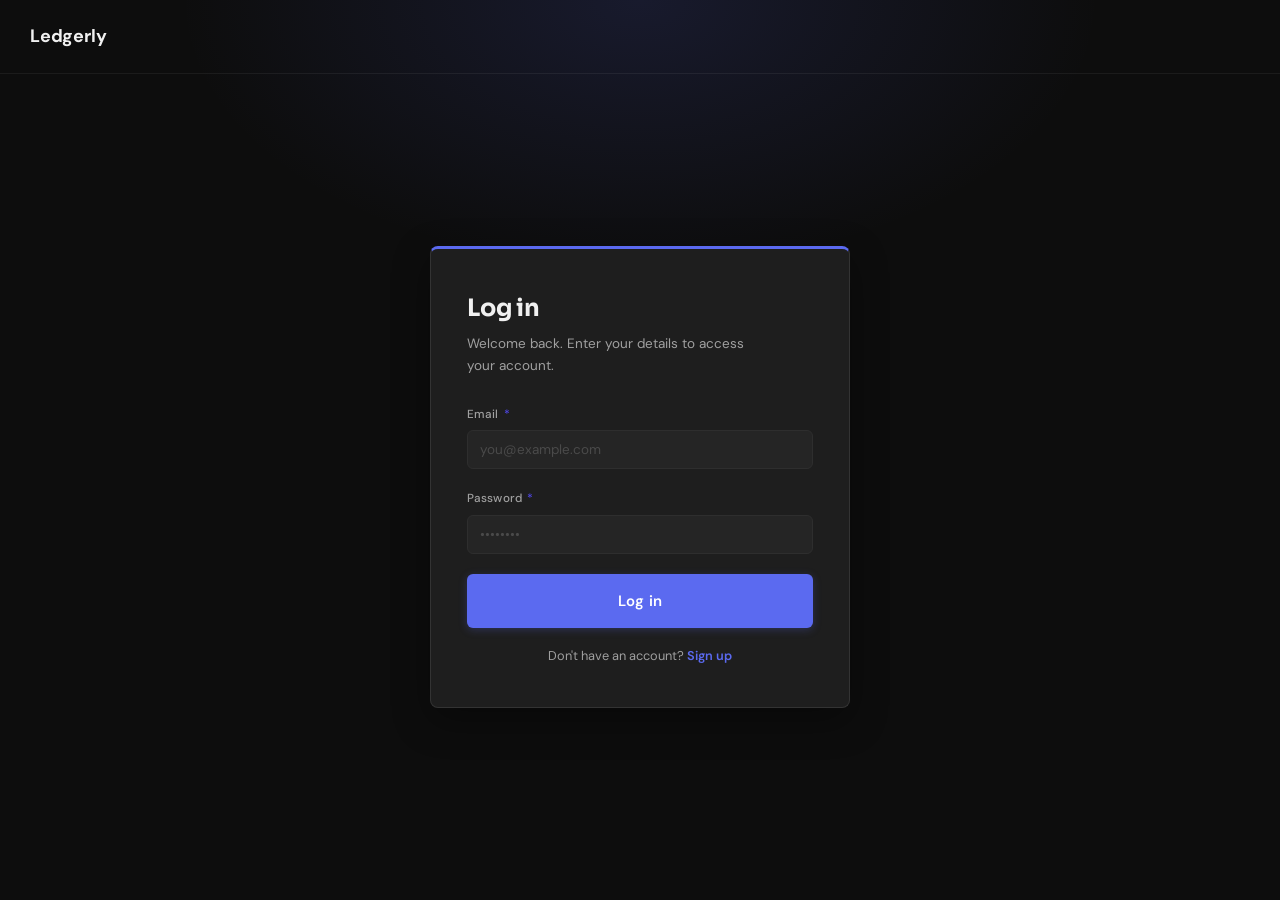
<file: templates/login.html>
<!DOCTYPE html>
<html lang="en">
<head>
  <meta charset="UTF-8" />
  <meta name="viewport" content="width=device-width, initial-scale=1.0" />
  <title>Ledgerly — Log in</title>
  <link rel="icon" type="image/svg+xml" href="/static/favicon.svg" />
  <link rel="alternate icon" href="/static/favicon.ico" />
  <link rel="stylesheet" href="/static/style.css" />
  <link rel="preconnect" href="https://fonts.googleapis.com" />
  <link rel="preconnect" href="https://fonts.gstatic.com" crossorigin />
  <link href="https://fonts.googleapis.com/css2?family=Sora:wght@400;600;700;800&display=swap" rel="stylesheet" />
  <style>
    body {
      background:
        radial-gradient(ellipse 60% 50% at 50% 0%, rgba(91, 106, 240, 0.14) 0%, transparent 60%),
        var(--bg);
    }

    .topbar {
      background: transparent;
      border-bottom-color: rgba(255, 255, 255, 0.06);
    }

    .auth-card {
      border-top: 3px solid var(--accent);
      padding: 40px 36px;
      box-shadow: 0 12px 36px rgba(0, 0, 0, 0.35);
    }

    .auth-card .card-title {
      font-family: 'Sora', var(--font);
      font-size: 1.6rem;
      font-weight: 700;
      letter-spacing: -0.01em;
      text-transform: none;
      color: var(--text);
    }

    .auth-card .card-title::before {
      display: none;
    }

    .auth-subtitle {
      margin-top: 6px;
      font-size: 0.9rem;
      color: var(--text-mid);
      line-height: 1.6;
      max-width: 34ch;
    }

    .auth-form {
      gap: 20px;
      margin-top: 28px;
    }

    .auth-form input:focus {
      box-shadow: 0 0 0 3px rgba(var(--accent-rgb), 0.12);
    }

    @media (max-width: 480px) {
      .auth-card { padding: 28px 22px; }
      .auth-card .card-title { font-size: 1.35rem; }
    }
  </style>
</head>
<body>

<header class="topbar">
  <a class="brand-wordmark" href="/">Ledgerly</a>
</header>

<main class="auth-shell">
  <section class="card auth-card">
    <div class="card-header">
      <h2 class="card-title">Log in</h2>
    </div>
    <p class="auth-subtitle">Welcome back. Enter your details to access your account.</p>

    <div id="auth-error" class="auth-error" style="display:none;"></div>

    <form id="login-form" class="auth-form">
      <div class="field">
        <label for="email">Email <span class="required">*</span></label>
        <input type="email" id="email" name="email" required placeholder="you@example.com" />
      </div>
      <div class="field">
        <label for="password">Password <span class="required">*</span></label>
        <input type="password" id="password" name="password" required placeholder="••••••••" />
      </div>

      <button class="btn-generate" type="submit" id="btn-login">
        <div class="spinner"></div>
        <span class="btn-label">Log in</span>
      </button>
    </form>

    <p class="auth-switch">Don't have an account? <a href="/register">Sign up</a></p>
  </section>
</main>

<script src="/static/auth.js"></script>
</body>
</html>
</file>
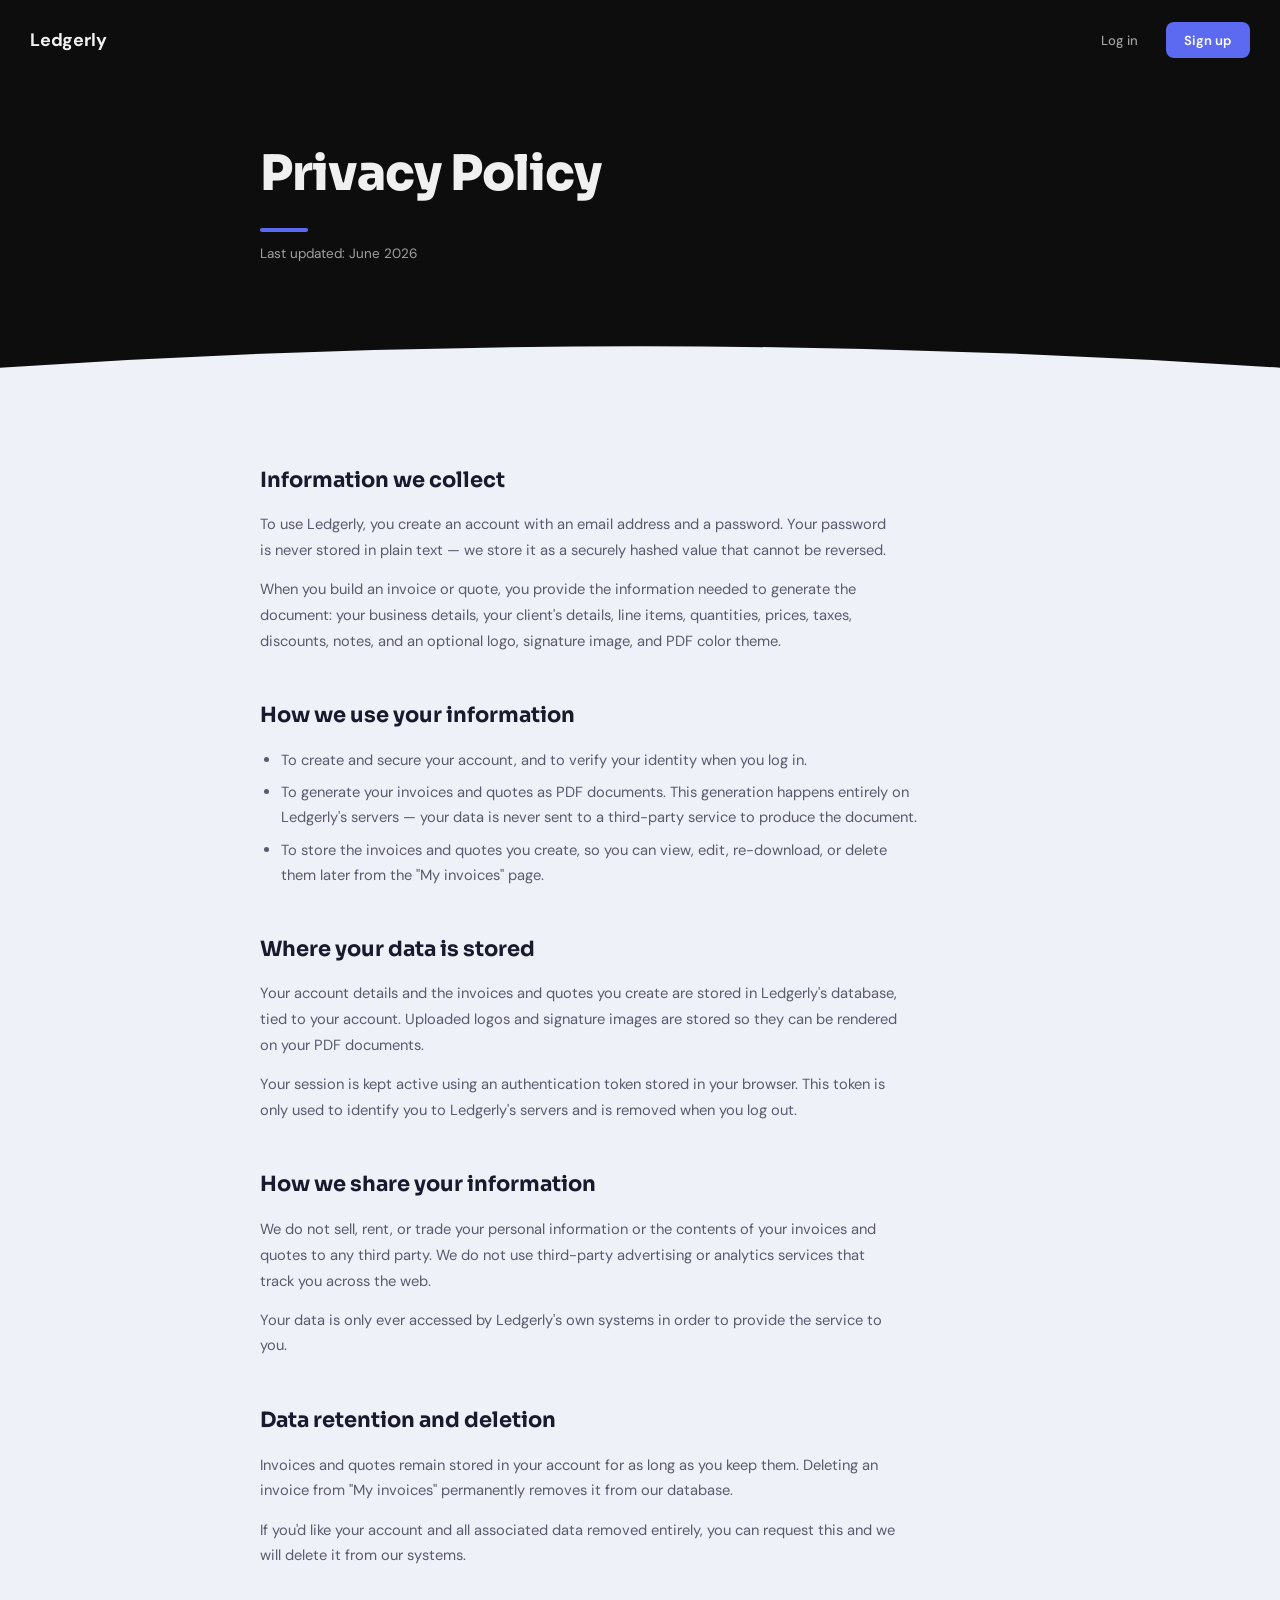
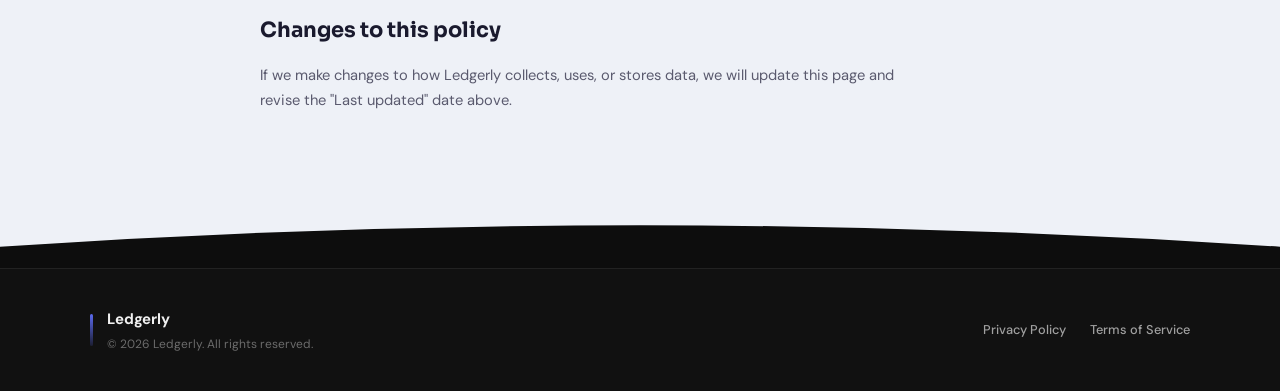
<file: templates/privacy.html>
<!DOCTYPE html>
<html lang="en">
<head>
  <meta charset="UTF-8" />
  <meta name="viewport" content="width=device-width, initial-scale=1.0" />
  <meta name="description" content="Ledgerly Privacy Policy — how we collect, use and protect your data." />
  <title>Ledgerly — Privacy Policy</title>
  <link rel="icon" type="image/svg+xml" href="/static/favicon.svg" />
  <link rel="alternate icon" href="/static/favicon.ico" />
  <link rel="stylesheet" href="/static/style.css" />
  <link rel="preconnect" href="https://fonts.googleapis.com" />
  <link rel="preconnect" href="https://fonts.gstatic.com" crossorigin />
  <link href="https://fonts.googleapis.com/css2?family=Sora:wght@400;600;700;800&display=swap" rel="stylesheet" />
  <style>
    /* ── Landing nav ─────────────────────────── */
    .nav-cta {
      display: inline-flex;
      align-items: center;
      gap: 6px;
      padding: 0.5rem 1.25rem;
      background: var(--accent);
      border: none;
      border-radius: 8px;
      color: #ffffff;
      font-family: var(--font);
      font-size: 0.875rem;
      font-weight: 600;
      letter-spacing: 0.01em;
      text-decoration: none;
      cursor: pointer;
      transition: background-color 0.15s ease;
    }

    .nav-cta:hover {
      background: var(--accent-hover);
    }

    /* ── Header: transparent over hero, solid on scroll ── */
    .landing-header {
      position: fixed;
      top: 0;
      left: 0;
      right: 0;
      width: 100%;
      margin-bottom: 0;
      background: transparent;
      border-bottom: 1px solid transparent;
      box-shadow: none;
      backdrop-filter: none;
      transition: background-color 0.3s ease, border-color 0.3s ease, box-shadow 0.3s ease, backdrop-filter 0.3s ease;
      z-index: 200;
    }

    .landing-header.scrolled {
      background-color: rgba(13, 13, 13, 0.85);
      border-bottom-color: #222222;
      box-shadow: 0 1px 3px rgba(0, 0, 0, 0.4);
      backdrop-filter: blur(10px);
    }

    .landing-header .topbar-actions {
      gap: 28px;
    }

    /* ── Scroll reveal ───────────────────────── */
    .reveal {
      opacity: 0;
      transform: translateY(24px);
      transition: opacity 0.6s ease, transform 0.6s ease;
    }

    .reveal.visible {
      opacity: 1;
      transform: translateY(0);
    }

    /* ── Section helpers ─────────────────────── */
    .section-light {
      background: #eef1f7;
      color: #1a1a2e;
    }

    .section-dark {
      background: var(--bg);
      color: var(--text);
    }

    /* ── Curve seam transitions ──────────────── */
    .curve-seam {
      width: 100%;
      line-height: 0;
    }

    .curve-seam svg {
      display: block;
      width: 100%;
      height: clamp(32px, 6vw, 64px);
    }

    .curve-seam-to-light {
      background: #0d0d0d;
    }

    .curve-seam-to-light svg path {
      fill: #eef1f7;
    }

    .curve-seam-to-dark {
      background: #eef1f7;
    }

    .curve-seam-to-dark svg path {
      fill: #0d0d0d;
    }

    /* ── Legal hero ───────────────────────────── */
    .legal-hero {
      padding: 9rem 2rem 4rem;
    }

    .legal-hero-inner {
      max-width: 760px;
      margin: 0 auto;
    }

    .legal-title {
      font-family: 'Sora', var(--font);
      font-size: clamp(2.25rem, 5vw, 3.25rem);
      font-weight: 800;
      letter-spacing: -0.02em;
      margin-bottom: 0.75rem;
      position: relative;
      padding-bottom: 1.25rem;
    }

    .legal-title::after {
      content: '';
      position: absolute;
      left: 0;
      bottom: 0;
      width: 48px;
      height: 4px;
      border-radius: 2px;
      background: var(--accent);
    }

    .legal-updated {
      font-size: 0.9rem;
      color: var(--text-mid);
    }

    /* ── Legal content ────────────────────────── */
    .legal-content {
      padding: 5rem 2rem 6rem;
    }

    .legal-content-inner {
      max-width: 760px;
      margin: 0 auto;
      display: flex;
      flex-direction: column;
      gap: 3rem;
    }

    .legal-block h2 {
      font-family: 'Sora', var(--font);
      font-size: 1.4rem;
      font-weight: 700;
      margin-bottom: 1rem;
      color: #1a1a2e;
    }

    .legal-block p {
      font-size: 0.98rem;
      line-height: 1.75;
      color: #5a5a6e;
      max-width: 64ch;
    }

    .legal-block p + p {
      margin-top: 0.9rem;
    }

    .legal-block ul {
      margin-top: 0.9rem;
      padding-left: 1.4rem;
      display: flex;
      flex-direction: column;
      gap: 0.5rem;
    }

    .legal-block li {
      font-size: 0.98rem;
      line-height: 1.7;
      color: #5a5a6e;
      max-width: 64ch;
    }

    /* ── Footer ──────────────────────────────── */
    .landing-footer {
      background: var(--bg-elevated);
      border-top: 1px solid #222222;
      padding: 2.5rem 2rem;
    }

    .landing-footer-inner {
      max-width: 1100px;
      margin: 0 auto;
      display: flex;
      align-items: center;
      justify-content: space-between;
      flex-wrap: wrap;
      gap: 24px;
    }

    .footer-brand {
      display: flex;
      align-items: center;
      gap: 14px;
    }

    .footer-accent-bar {
      display: block;
      width: 3px;
      height: 32px;
      flex-shrink: 0;
      border-radius: 2px;
      background: linear-gradient(180deg, var(--accent), rgba(var(--accent-rgb), 0.15));
    }

    .footer-brand-text {
      display: flex;
      flex-direction: column;
      gap: 4px;
    }

    .landing-footer .brand-wordmark {
      font-size: 1rem;
    }

    .footer-year {
      font-size: 0.8rem;
      color: var(--text-dim);
    }

    .footer-links {
      display: flex;
      gap: 24px;
    }

    .footer-links a {
      font-size: 0.85rem;
      font-weight: 500;
      color: var(--text-mid);
      text-decoration: none;
      transition: color 0.15s ease;
    }

    .footer-links a:hover {
      color: var(--text);
    }

    /* ── Responsive ──────────────────────────── */
    @media (max-width: 768px) {
      .legal-hero { padding: 7rem 1.5rem 3rem; }
      .legal-content { padding: 3.5rem 1.5rem 4rem; }
    }

    @media (max-width: 480px) {
      .landing-header { padding: 16px 1.25rem; }
      .landing-header .topbar-actions { gap: 16px; }
      .landing-footer-inner { flex-direction: column; align-items: flex-start; }
      .footer-links { gap: 18px; }
    }
  </style>
</head>
<body>

  <!-- ── Nav ──────────────────────────────────── -->
  <header class="topbar landing-header">
    <a class="brand-wordmark" href="/">Ledgerly</a>
    <nav class="topbar-actions">
      <a class="nav-link" href="/login">Log in</a>
      <a class="nav-cta" href="/register">Sign up</a>
    </nav>
  </header>

  <main>

    <!-- ── Title ────────────────────────────── -->
    <section class="legal-hero section-dark">
      <div class="legal-hero-inner">
        <h1 class="legal-title">Privacy Policy</h1>
        <p class="legal-updated">Last updated: June 2026</p>
      </div>
    </section>

    <div class="curve-seam curve-seam-to-light" aria-hidden="true">
      <svg viewBox="0 0 1440 60" preserveAspectRatio="none" xmlns="http://www.w3.org/2000/svg">
        <path d="M0,40 Q720,0 1440,40 L1440,60 L0,60 Z" />
      </svg>
    </div>

    <!-- ── Content ──────────────────────────── -->
    <section class="legal-content section-light">
      <div class="legal-content-inner">

        <div class="legal-block reveal" data-delay="0">
          <h2>Information we collect</h2>
          <p>To use Ledgerly, you create an account with an email address and a password. Your password is never stored in plain text — we store it as a securely hashed value that cannot be reversed.</p>
          <p>When you build an invoice or quote, you provide the information needed to generate the document: your business details, your client's details, line items, quantities, prices, taxes, discounts, notes, and an optional logo, signature image, and PDF color theme.</p>
        </div>

        <div class="legal-block reveal" data-delay="40">
          <h2>How we use your information</h2>
          <ul>
            <li>To create and secure your account, and to verify your identity when you log in.</li>
            <li>To generate your invoices and quotes as PDF documents. This generation happens entirely on Ledgerly's servers — your data is never sent to a third-party service to produce the document.</li>
            <li>To store the invoices and quotes you create, so you can view, edit, re-download, or delete them later from the "My invoices" page.</li>
          </ul>
        </div>

        <div class="legal-block reveal" data-delay="80">
          <h2>Where your data is stored</h2>
          <p>Your account details and the invoices and quotes you create are stored in Ledgerly's database, tied to your account. Uploaded logos and signature images are stored so they can be rendered on your PDF documents.</p>
          <p>Your session is kept active using an authentication token stored in your browser. This token is only used to identify you to Ledgerly's servers and is removed when you log out.</p>
        </div>

        <div class="legal-block reveal" data-delay="120">
          <h2>How we share your information</h2>
          <p>We do not sell, rent, or trade your personal information or the contents of your invoices and quotes to any third party. We do not use third-party advertising or analytics services that track you across the web.</p>
          <p>Your data is only ever accessed by Ledgerly's own systems in order to provide the service to you.</p>
        </div>

        <div class="legal-block reveal" data-delay="160">
          <h2>Data retention and deletion</h2>
          <p>Invoices and quotes remain stored in your account for as long as you keep them. Deleting an invoice from "My invoices" permanently removes it from our database.</p>
          <p>If you'd like your account and all associated data removed entirely, you can request this and we will delete it from our systems.</p>
        </div>

        <div class="legal-block reveal" data-delay="200">
          <h2>Changes to this policy</h2>
          <p>If we make changes to how Ledgerly collects, uses, or stores data, we will update this page and revise the "Last updated" date above.</p>
        </div>

      </div>
    </section>

    <div class="curve-seam curve-seam-to-dark" aria-hidden="true">
      <svg viewBox="0 0 1440 60" preserveAspectRatio="none" xmlns="http://www.w3.org/2000/svg">
        <path d="M0,40 Q720,0 1440,40 L1440,60 L0,60 Z" />
      </svg>
    </div>

  </main>

  <!-- ── Footer ───────────────────────────────── -->
  <footer class="landing-footer">
    <div class="landing-footer-inner">
      <div class="footer-brand">
        <span class="footer-accent-bar" aria-hidden="true"></span>
        <div class="footer-brand-text">
          <span class="brand-wordmark">Ledgerly</span>
          <span class="footer-year">© 2026 Ledgerly. All rights reserved.</span>
        </div>
      </div>
      <nav class="footer-links">
        <a href="/privacy">Privacy Policy</a>
        <a href="/terms">Terms of Service</a>
      </nav>
    </div>
  </footer>

  <script>
    (function () {
      var header = document.querySelector('.landing-header');
      function onScroll() {
        header.classList.toggle('scrolled', window.scrollY > 60);
      }
      window.addEventListener('scroll', onScroll, { passive: true });
      onScroll();

      var revealEls = document.querySelectorAll('.reveal');
      var observer = new IntersectionObserver(function (entries, obs) {
        entries.forEach(function (entry) {
          if (!entry.isIntersecting) return;
          var el = entry.target;
          var delay = el.getAttribute('data-delay');
          if (delay) el.style.transitionDelay = delay + 'ms';
          el.classList.add('visible');
          obs.unobserve(el);
        });
      }, { threshold: 0.15 });

      revealEls.forEach(function (el) {
        observer.observe(el);
      });
    })();
  </script>
</body>
</html>
</file>
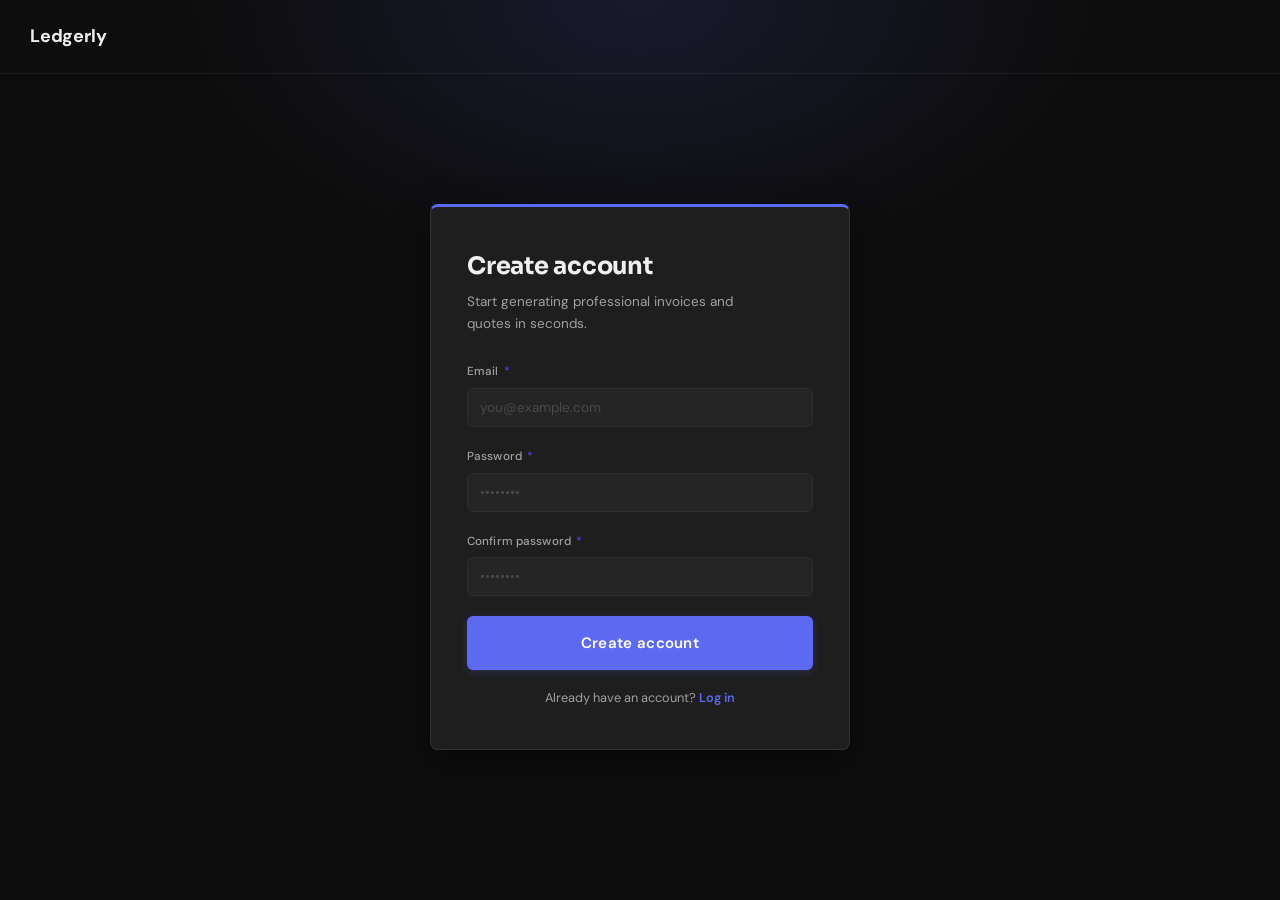
<file: templates/register.html>
<!DOCTYPE html>
<html lang="en">
<head>
  <meta charset="UTF-8" />
  <meta name="viewport" content="width=device-width, initial-scale=1.0" />
  <title>Ledgerly — Create account</title>
  <link rel="icon" type="image/svg+xml" href="/static/favicon.svg" />
  <link rel="alternate icon" href="/static/favicon.ico" />
  <link rel="stylesheet" href="/static/style.css" />
  <link rel="preconnect" href="https://fonts.googleapis.com" />
  <link rel="preconnect" href="https://fonts.gstatic.com" crossorigin />
  <link href="https://fonts.googleapis.com/css2?family=Sora:wght@400;600;700;800&display=swap" rel="stylesheet" />
  <style>
    body {
      background:
        radial-gradient(ellipse 60% 50% at 50% 0%, rgba(91, 106, 240, 0.14) 0%, transparent 60%),
        var(--bg);
    }

    .topbar {
      background: transparent;
      border-bottom-color: rgba(255, 255, 255, 0.06);
    }

    .auth-card {
      border-top: 3px solid var(--accent);
      padding: 40px 36px;
      box-shadow: 0 12px 36px rgba(0, 0, 0, 0.35);
    }

    .auth-card .card-title {
      font-family: 'Sora', var(--font);
      font-size: 1.6rem;
      font-weight: 700;
      letter-spacing: -0.01em;
      text-transform: none;
      color: var(--text);
    }

    .auth-card .card-title::before {
      display: none;
    }

    .auth-subtitle {
      margin-top: 6px;
      font-size: 0.9rem;
      color: var(--text-mid);
      line-height: 1.6;
      max-width: 34ch;
    }

    .auth-form {
      gap: 20px;
      margin-top: 28px;
    }

    .auth-form input:focus {
      box-shadow: 0 0 0 3px rgba(var(--accent-rgb), 0.12);
    }

    @media (max-width: 480px) {
      .auth-card { padding: 28px 22px; }
      .auth-card .card-title { font-size: 1.35rem; }
    }
  </style>
</head>
<body>

<header class="topbar">
  <a class="brand-wordmark" href="/">Ledgerly</a>
</header>

<main class="auth-shell">
  <section class="card auth-card">
    <div class="card-header">
      <h2 class="card-title">Create account</h2>
    </div>
    <p class="auth-subtitle">Start generating professional invoices and quotes in seconds.</p>

    <div id="auth-error" class="auth-error" style="display:none;"></div>

    <form id="register-form" class="auth-form">
      <div class="field">
        <label for="email">Email <span class="required">*</span></label>
        <input type="email" id="email" name="email" required placeholder="you@example.com" />
      </div>
      <div class="field">
        <label for="password">Password <span class="required">*</span></label>
        <input type="password" id="password" name="password" required placeholder="••••••••" />
      </div>
      <div class="field">
        <label for="confirm_password">Confirm password <span class="required">*</span></label>
        <input type="password" id="confirm_password" name="confirm_password" required placeholder="••••••••" />
      </div>

      <button class="btn-generate" type="submit" id="btn-register">
        <div class="spinner"></div>
        <span class="btn-label">Create account</span>
      </button>
    </form>

    <p class="auth-switch">Already have an account? <a href="/login">Log in</a></p>
  </section>
</main>

<script src="/static/auth.js"></script>
</body>
</html>
</file>
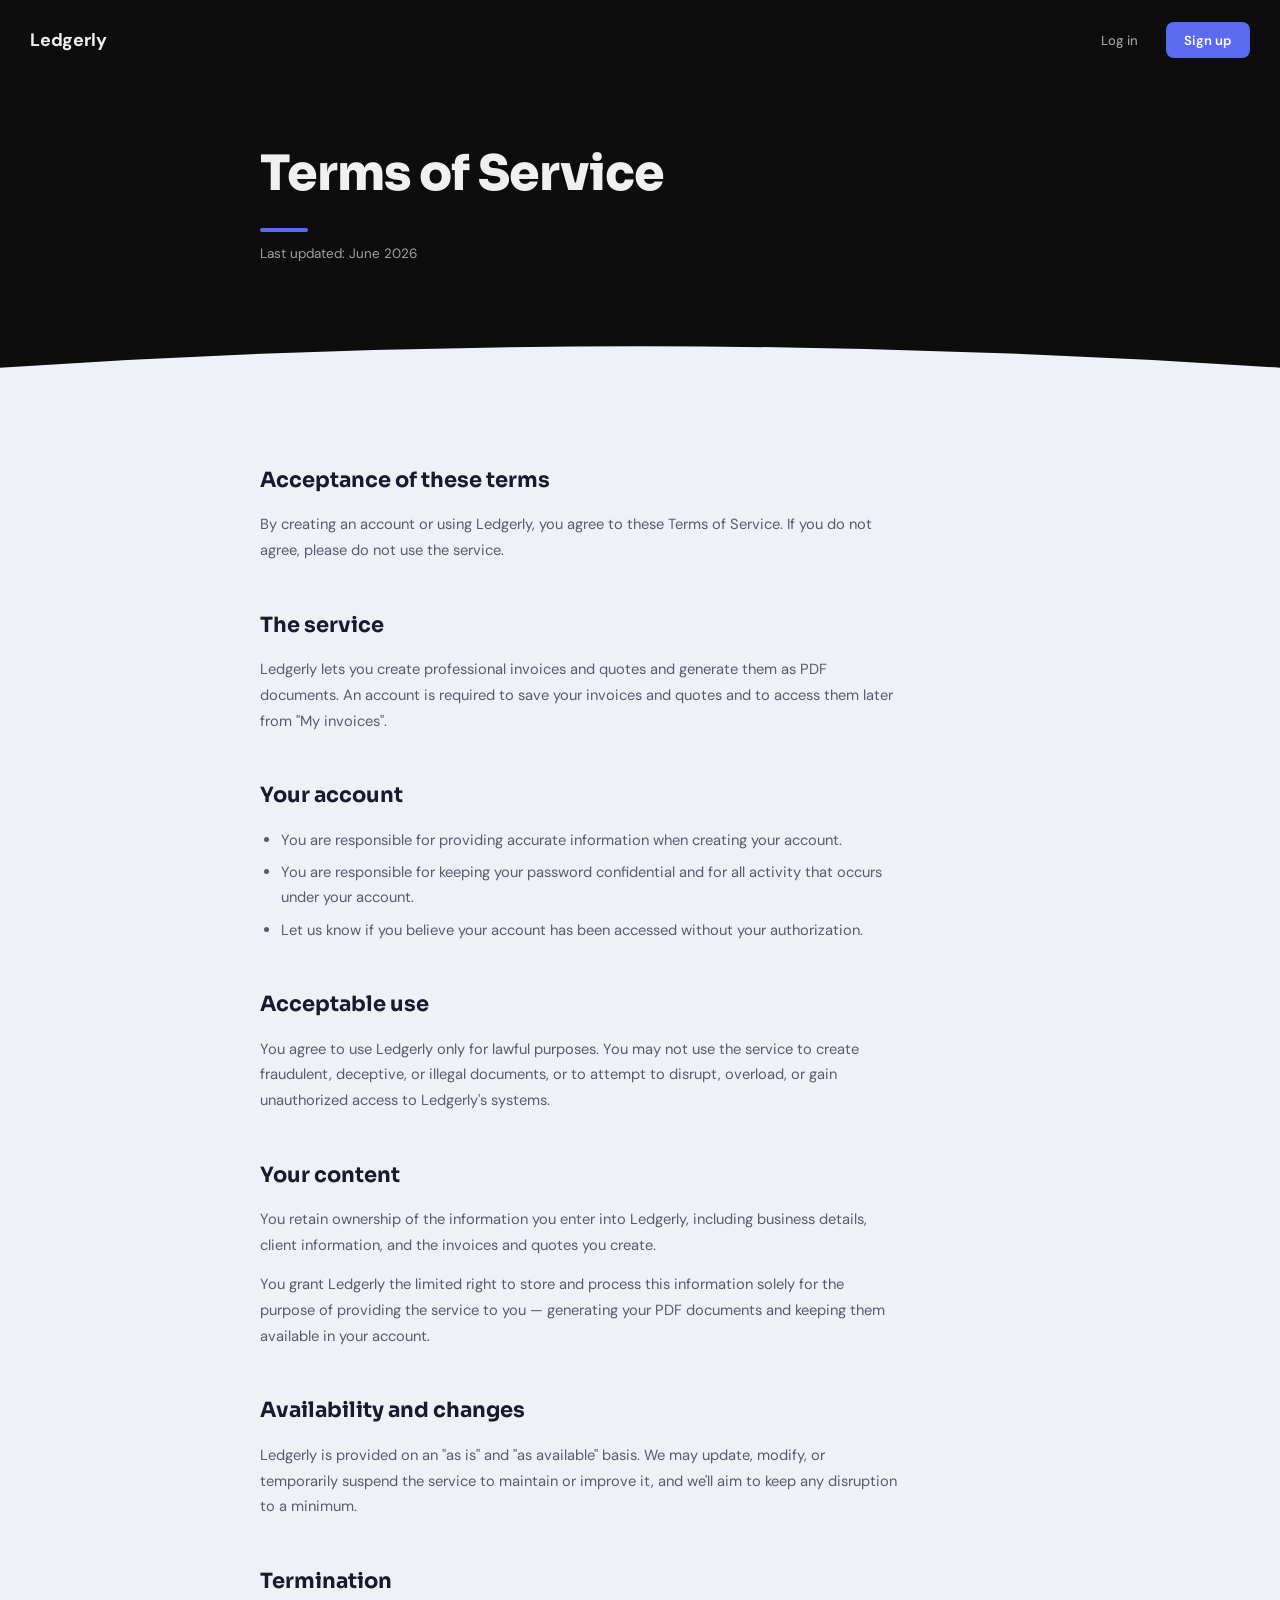
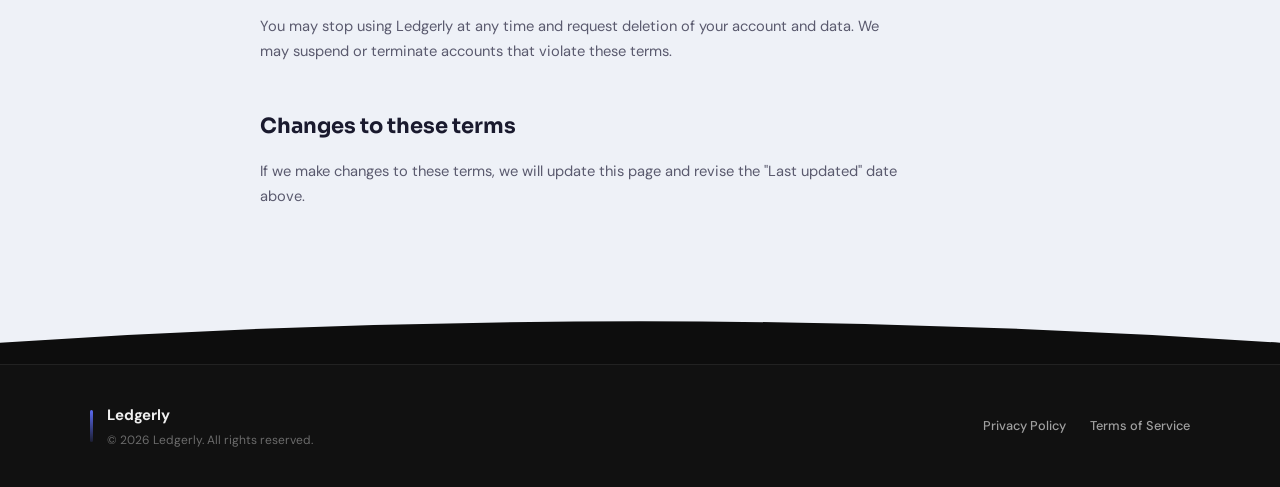
<file: templates/terms.html>
<!DOCTYPE html>
<html lang="en">
<head>
  <meta charset="UTF-8" />
  <meta name="viewport" content="width=device-width, initial-scale=1.0" />
  <meta name="description" content="Ledgerly Terms of Service — the rules for using Ledgerly." />
  <title>Ledgerly — Terms of Service</title>
  <link rel="icon" type="image/svg+xml" href="/static/favicon.svg" />
  <link rel="alternate icon" href="/static/favicon.ico" />
  <link rel="stylesheet" href="/static/style.css" />
  <link rel="preconnect" href="https://fonts.googleapis.com" />
  <link rel="preconnect" href="https://fonts.gstatic.com" crossorigin />
  <link href="https://fonts.googleapis.com/css2?family=Sora:wght@400;600;700;800&display=swap" rel="stylesheet" />
  <style>
    /* ── Landing nav ─────────────────────────── */
    .nav-cta {
      display: inline-flex;
      align-items: center;
      gap: 6px;
      padding: 0.5rem 1.25rem;
      background: var(--accent);
      border: none;
      border-radius: 8px;
      color: #ffffff;
      font-family: var(--font);
      font-size: 0.875rem;
      font-weight: 600;
      letter-spacing: 0.01em;
      text-decoration: none;
      cursor: pointer;
      transition: background-color 0.15s ease;
    }

    .nav-cta:hover {
      background: var(--accent-hover);
    }

    /* ── Header: transparent over hero, solid on scroll ── */
    .landing-header {
      position: fixed;
      top: 0;
      left: 0;
      right: 0;
      width: 100%;
      margin-bottom: 0;
      background: transparent;
      border-bottom: 1px solid transparent;
      box-shadow: none;
      backdrop-filter: none;
      transition: background-color 0.3s ease, border-color 0.3s ease, box-shadow 0.3s ease, backdrop-filter 0.3s ease;
      z-index: 200;
    }

    .landing-header.scrolled {
      background-color: rgba(13, 13, 13, 0.85);
      border-bottom-color: #222222;
      box-shadow: 0 1px 3px rgba(0, 0, 0, 0.4);
      backdrop-filter: blur(10px);
    }

    .landing-header .topbar-actions {
      gap: 28px;
    }

    /* ── Scroll reveal ───────────────────────── */
    .reveal {
      opacity: 0;
      transform: translateY(24px);
      transition: opacity 0.6s ease, transform 0.6s ease;
    }

    .reveal.visible {
      opacity: 1;
      transform: translateY(0);
    }

    /* ── Section helpers ─────────────────────── */
    .section-light {
      background: #eef1f7;
      color: #1a1a2e;
    }

    .section-dark {
      background: var(--bg);
      color: var(--text);
    }

    /* ── Curve seam transitions ──────────────── */
    .curve-seam {
      width: 100%;
      line-height: 0;
    }

    .curve-seam svg {
      display: block;
      width: 100%;
      height: clamp(32px, 6vw, 64px);
    }

    .curve-seam-to-light {
      background: #0d0d0d;
    }

    .curve-seam-to-light svg path {
      fill: #eef1f7;
    }

    .curve-seam-to-dark {
      background: #eef1f7;
    }

    .curve-seam-to-dark svg path {
      fill: #0d0d0d;
    }

    /* ── Legal hero ───────────────────────────── */
    .legal-hero {
      padding: 9rem 2rem 4rem;
    }

    .legal-hero-inner {
      max-width: 760px;
      margin: 0 auto;
    }

    .legal-title {
      font-family: 'Sora', var(--font);
      font-size: clamp(2.25rem, 5vw, 3.25rem);
      font-weight: 800;
      letter-spacing: -0.02em;
      margin-bottom: 0.75rem;
      position: relative;
      padding-bottom: 1.25rem;
    }

    .legal-title::after {
      content: '';
      position: absolute;
      left: 0;
      bottom: 0;
      width: 48px;
      height: 4px;
      border-radius: 2px;
      background: var(--accent);
    }

    .legal-updated {
      font-size: 0.9rem;
      color: var(--text-mid);
    }

    /* ── Legal content ────────────────────────── */
    .legal-content {
      padding: 5rem 2rem 6rem;
    }

    .legal-content-inner {
      max-width: 760px;
      margin: 0 auto;
      display: flex;
      flex-direction: column;
      gap: 3rem;
    }

    .legal-block h2 {
      font-family: 'Sora', var(--font);
      font-size: 1.4rem;
      font-weight: 700;
      margin-bottom: 1rem;
      color: #1a1a2e;
    }

    .legal-block p {
      font-size: 0.98rem;
      line-height: 1.75;
      color: #5a5a6e;
      max-width: 64ch;
    }

    .legal-block p + p {
      margin-top: 0.9rem;
    }

    .legal-block ul {
      margin-top: 0.9rem;
      padding-left: 1.4rem;
      display: flex;
      flex-direction: column;
      gap: 0.5rem;
    }

    .legal-block li {
      font-size: 0.98rem;
      line-height: 1.7;
      color: #5a5a6e;
      max-width: 64ch;
    }

    /* ── Footer ──────────────────────────────── */
    .landing-footer {
      background: var(--bg-elevated);
      border-top: 1px solid #222222;
      padding: 2.5rem 2rem;
    }

    .landing-footer-inner {
      max-width: 1100px;
      margin: 0 auto;
      display: flex;
      align-items: center;
      justify-content: space-between;
      flex-wrap: wrap;
      gap: 24px;
    }

    .footer-brand {
      display: flex;
      align-items: center;
      gap: 14px;
    }

    .footer-accent-bar {
      display: block;
      width: 3px;
      height: 32px;
      flex-shrink: 0;
      border-radius: 2px;
      background: linear-gradient(180deg, var(--accent), rgba(var(--accent-rgb), 0.15));
    }

    .footer-brand-text {
      display: flex;
      flex-direction: column;
      gap: 4px;
    }

    .landing-footer .brand-wordmark {
      font-size: 1rem;
    }

    .footer-year {
      font-size: 0.8rem;
      color: var(--text-dim);
    }

    .footer-links {
      display: flex;
      gap: 24px;
    }

    .footer-links a {
      font-size: 0.85rem;
      font-weight: 500;
      color: var(--text-mid);
      text-decoration: none;
      transition: color 0.15s ease;
    }

    .footer-links a:hover {
      color: var(--text);
    }

    /* ── Responsive ──────────────────────────── */
    @media (max-width: 768px) {
      .legal-hero { padding: 7rem 1.5rem 3rem; }
      .legal-content { padding: 3.5rem 1.5rem 4rem; }
    }

    @media (max-width: 480px) {
      .landing-header { padding: 16px 1.25rem; }
      .landing-header .topbar-actions { gap: 16px; }
      .landing-footer-inner { flex-direction: column; align-items: flex-start; }
      .footer-links { gap: 18px; }
    }
  </style>
</head>
<body>

  <!-- ── Nav ──────────────────────────────────── -->
  <header class="topbar landing-header">
    <a class="brand-wordmark" href="/">Ledgerly</a>
    <nav class="topbar-actions">
      <a class="nav-link" href="/login">Log in</a>
      <a class="nav-cta" href="/register">Sign up</a>
    </nav>
  </header>

  <main>

    <!-- ── Title ────────────────────────────── -->
    <section class="legal-hero section-dark">
      <div class="legal-hero-inner">
        <h1 class="legal-title">Terms of Service</h1>
        <p class="legal-updated">Last updated: June 2026</p>
      </div>
    </section>

    <div class="curve-seam curve-seam-to-light" aria-hidden="true">
      <svg viewBox="0 0 1440 60" preserveAspectRatio="none" xmlns="http://www.w3.org/2000/svg">
        <path d="M0,40 Q720,0 1440,40 L1440,60 L0,60 Z" />
      </svg>
    </div>

    <!-- ── Content ──────────────────────────── -->
    <section class="legal-content section-light">
      <div class="legal-content-inner">

        <div class="legal-block reveal" data-delay="0">
          <h2>Acceptance of these terms</h2>
          <p>By creating an account or using Ledgerly, you agree to these Terms of Service. If you do not agree, please do not use the service.</p>
        </div>

        <div class="legal-block reveal" data-delay="40">
          <h2>The service</h2>
          <p>Ledgerly lets you create professional invoices and quotes and generate them as PDF documents. An account is required to save your invoices and quotes and to access them later from "My invoices".</p>
        </div>

        <div class="legal-block reveal" data-delay="80">
          <h2>Your account</h2>
          <ul>
            <li>You are responsible for providing accurate information when creating your account.</li>
            <li>You are responsible for keeping your password confidential and for all activity that occurs under your account.</li>
            <li>Let us know if you believe your account has been accessed without your authorization.</li>
          </ul>
        </div>

        <div class="legal-block reveal" data-delay="120">
          <h2>Acceptable use</h2>
          <p>You agree to use Ledgerly only for lawful purposes. You may not use the service to create fraudulent, deceptive, or illegal documents, or to attempt to disrupt, overload, or gain unauthorized access to Ledgerly's systems.</p>
        </div>

        <div class="legal-block reveal" data-delay="160">
          <h2>Your content</h2>
          <p>You retain ownership of the information you enter into Ledgerly, including business details, client information, and the invoices and quotes you create.</p>
          <p>You grant Ledgerly the limited right to store and process this information solely for the purpose of providing the service to you — generating your PDF documents and keeping them available in your account.</p>
        </div>

        <div class="legal-block reveal" data-delay="200">
          <h2>Availability and changes</h2>
          <p>Ledgerly is provided on an "as is" and "as available" basis. We may update, modify, or temporarily suspend the service to maintain or improve it, and we'll aim to keep any disruption to a minimum.</p>
        </div>

        <div class="legal-block reveal" data-delay="240">
          <h2>Termination</h2>
          <p>You may stop using Ledgerly at any time and request deletion of your account and data. We may suspend or terminate accounts that violate these terms.</p>
        </div>

        <div class="legal-block reveal" data-delay="280">
          <h2>Changes to these terms</h2>
          <p>If we make changes to these terms, we will update this page and revise the "Last updated" date above.</p>
        </div>

      </div>
    </section>

    <div class="curve-seam curve-seam-to-dark" aria-hidden="true">
      <svg viewBox="0 0 1440 60" preserveAspectRatio="none" xmlns="http://www.w3.org/2000/svg">
        <path d="M0,40 Q720,0 1440,40 L1440,60 L0,60 Z" />
      </svg>
    </div>

  </main>

  <!-- ── Footer ───────────────────────────────── -->
  <footer class="landing-footer">
    <div class="landing-footer-inner">
      <div class="footer-brand">
        <span class="footer-accent-bar" aria-hidden="true"></span>
        <div class="footer-brand-text">
          <span class="brand-wordmark">Ledgerly</span>
          <span class="footer-year">© 2026 Ledgerly. All rights reserved.</span>
        </div>
      </div>
      <nav class="footer-links">
        <a href="/privacy">Privacy Policy</a>
        <a href="/terms">Terms of Service</a>
      </nav>
    </div>
  </footer>

  <script>
    (function () {
      var header = document.querySelector('.landing-header');
      function onScroll() {
        header.classList.toggle('scrolled', window.scrollY > 60);
      }
      window.addEventListener('scroll', onScroll, { passive: true });
      onScroll();

      var revealEls = document.querySelectorAll('.reveal');
      var observer = new IntersectionObserver(function (entries, obs) {
        entries.forEach(function (entry) {
          if (!entry.isIntersecting) return;
          var el = entry.target;
          var delay = el.getAttribute('data-delay');
          if (delay) el.style.transitionDelay = delay + 'ms';
          el.classList.add('visible');
          obs.unobserve(el);
        });
      }, { threshold: 0.15 });

      revealEls.forEach(function (el) {
        observer.observe(el);
      });
    })();
  </script>
</body>
</html>
</file>
<file: static/style.css>
/* ═══════════════════════════════════════════════
   Ledgerly — style.css
   Design: Enterprise dark, sober indigo accent
═══════════════════════════════════════════════ */

@import url('https://fonts.googleapis.com/css2?family=DM+Sans:ital,opsz,wght@0,9..40,300;0,9..40,400;0,9..40,500;0,9..40,600;0,9..40,700;1,9..40,400&family=DM+Mono:wght@400;500&display=swap');

/* ── Variables ──────────────────────────────── */
:root {
  --bg:           #0d0d0d;
  --bg-elevated:  #111111;
  --surface:      #1e1e1e;
  --surface-2:    #252525;
  --surface-3:    #2c2c2c;
  --border:       #333333;
  --border-light: #2e2e2e;
  --accent:       #5b6af0;
  --accent-rgb:   91, 106, 240;
  --accent-hover: #4f46e5;
  --text:         #f0f0f0;
  --text-mid:     #a0a0a0;
  --text-dim:     #6b6b6b;
  --text-label:   #888888;
  --text-faint:   #4a4a4a;
  --success:      #10b981;
  --success-bg:   rgba(16, 185, 129, 0.12);
  --error:        #f87171;
  --error-bg:     rgba(248, 113, 113, 0.12);
  --radius:       8px;
  --radius-sm:    6px;
  --shadow:       0 1px 3px rgba(0, 0, 0, 0.4);
  --shadow-lg:    0 2px 8px rgba(0, 0, 0, 0.45);
  --font:         'DM Sans', system-ui, sans-serif;
  --mono:         'DM Mono', 'Cascadia Code', monospace;
}

/* ── Reset ──────────────────────────────────── */
*, *::before, *::after { box-sizing: border-box; margin: 0; padding: 0; }

html { font-size: 15px; scroll-behavior: smooth; }

body {
  font-family: var(--font);
  background: var(--bg);
  color: var(--text);
  min-height: 100vh;
  line-height: 1.6;
  overflow-x: hidden;
}

/* ── App shell ──────────────────────────────── */
.app-shell {
  max-width: 1240px;
  margin: 0 auto;
  padding: 0 24px 64px;
}

/* ── Topbar ─────────────────────────────────── */
.topbar {
  position: sticky;
  top: 0;
  z-index: 100;
  display: flex;
  align-items: center;
  justify-content: space-between;
  width: 100%;
  margin-bottom: 28px;
  padding: 22px 2rem;
  box-sizing: border-box;
  background: var(--bg-elevated);
  border-bottom: 1px solid #222222;
}

/* ── Wordmark (text-only brand link) ───────── */
.brand-wordmark {
  font-family: var(--font);
  font-size: 1.2rem;
  font-weight: 700;
  letter-spacing: -0.01em;
  color: var(--text);
  text-decoration: none;
}

/* ── Plain nav link (e.g. "Log in") ─────────── */
.nav-link {
  font-family: var(--font);
  font-size: 0.875rem;
  font-weight: 500;
  color: var(--text-mid);
  text-decoration: none;
  transition: color 0.15s ease;
}

.nav-link:hover {
  color: var(--text);
}

/* ── Doc status badge ───────────────────────── */
.doc-status {
  display: flex;
  align-items: center;
  gap: 8px;
  padding: 7px 14px;
  background: var(--surface);
  border: 1px solid var(--border);
  border-radius: 999px;
  font-size: 0.78rem;
  font-weight: 500;
  color: var(--text-mid);
  letter-spacing: 0.02em;
}

.status-dot {
  width: 7px;
  height: 7px;
  border-radius: 50%;
  background: var(--accent);
  animation: pulse 2.4s ease-in-out infinite;
}

.status-dot.is-generated {
  background: #22c55e;
}

@keyframes pulse {
  0%, 100% { opacity: 1; }
  50% { opacity: 0.35; }
}

/* ── Layout ─────────────────────────────────── */
.layout {
  display: grid;
  grid-template-columns: 1fr 360px;
  gap: 24px;
  align-items: start;
}

.form-column {
  display: flex;
  flex-direction: column;
  min-width: 0;
}

@media (max-width: 1024px) {
  .layout { grid-template-columns: 1fr; }
  .summary-column { position: static; }
}

/* ── Section dividers ───────────────────────── */
.section-divider {
  height: 1px;
  margin: 8px 0;
  background: var(--border);
}

/* ── Cards ──────────────────────────────────── */
.card {
  background: var(--surface);
  border: 1px solid var(--border);
  border-radius: var(--radius);
  padding: 24px;
  box-shadow: var(--shadow);
}

.card > * + * {
  margin-top: 18px;
}

.card-header {
  display: flex;
  align-items: baseline;
  justify-content: space-between;
  gap: 12px;
}

.card-title {
  font-size: 0.72rem;
  font-weight: 600;
  letter-spacing: 0.14em;
  text-transform: uppercase;
  color: var(--text-label);
  display: flex;
  align-items: center;
  gap: 10px;
}

.card-title::before {
  content: '';
  display: block;
  width: 3px;
  height: 14px;
  border-radius: 2px;
  background: var(--accent);
}

.card-index {
  font-family: var(--mono);
  font-size: 0.74rem;
  color: var(--text-dim);
  letter-spacing: 0.05em;
}

/* ── Grid helpers ───────────────────────────── */
.grid-2 { display: grid; grid-template-columns: 1fr 1fr; gap: 16px; }
.grid-3 { display: grid; grid-template-columns: 1fr 1fr 1fr; gap: 16px; }

@media (max-width: 640px) {
  .grid-2 { grid-template-columns: 1fr; }
  .grid-3 { grid-template-columns: 1fr 1fr; }
}

/* ── Form fields ────────────────────────────── */
.field {
  display: flex;
  flex-direction: column;
  gap: 7px;
  min-width: 0;
}

.field-narrow {
  max-width: 220px;
}

label {
  font-size: 0.78rem;
  font-weight: 500;
  color: var(--text-mid);
  letter-spacing: 0.01em;
}

label span.required {
  color: var(--accent-hover);
  margin-left: 2px;
}

input, select, textarea {
  background: var(--surface-2);
  border: 1px solid var(--border-light);
  border-radius: var(--radius-sm);
  color: var(--text);
  font-family: var(--font);
  font-size: 0.9rem;
  padding: 10px 12px;
  transition: border-color 0.15s ease, background 0.15s ease;
  outline: none;
  width: 100%;
  min-width: 0;
}

input:hover, select:hover, textarea:hover {
  border-color: #333333;
}

input:focus, select:focus, textarea:focus {
  border-color: var(--accent);
  background: var(--surface-3);
}

input::placeholder, textarea::placeholder {
  color: var(--text-faint);
}

select {
  cursor: pointer;
  appearance: none;
  background-image: url("data:image/svg+xml,%3Csvg width='12' height='7' viewBox='0 0 12 7' fill='none' xmlns='http://www.w3.org/2000/svg'%3E%3Cpath d='M1 1L6 6L11 1' stroke='%236B6B6B' stroke-width='1.5' stroke-linecap='round' stroke-linejoin='round'/%3E%3C/svg%3E");
  background-repeat: no-repeat;
  background-position: right 12px center;
  padding-right: 32px;
}

textarea {
  resize: vertical;
  min-height: 80px;
  line-height: 1.5;
}

/* ── Doc type toggle ────────────────────────── */
.toggle-group {
  display: flex;
  gap: 4px;
  padding: 4px;
  background: var(--surface-2);
  border: 1px solid var(--border-light);
  border-radius: var(--radius-sm);
}

.toggle-btn {
  flex: 1;
  padding: 9px 16px;
  background: transparent;
  border: none;
  border-radius: 4px;
  color: var(--text-mid);
  font-family: var(--font);
  font-size: 0.85rem;
  font-weight: 500;
  cursor: pointer;
  transition: background 0.15s ease, color 0.15s ease;
}

.toggle-btn.active {
  background: var(--accent);
  color: #fff;
}

.toggle-btn:not(.active):hover {
  background: var(--surface-3);
  color: var(--text);
}

/* ── Line items ─────────────────────────────── */
.items-header {
  display: grid;
  grid-template-columns: 2fr 0.8fr 1fr 1fr 36px;
  gap: 10px;
  padding-bottom: 10px;
  border-bottom: 1px solid var(--border-light);
}

.items-header span {
  font-size: 0.7rem;
  font-weight: 600;
  letter-spacing: 0.08em;
  text-transform: uppercase;
  color: var(--text-dim);
  display: flex;
  align-items: center;
  padding: 0 12px;
  white-space: nowrap;
  min-width: 0;
}

.col-right {
  justify-content: flex-end;
}

.currency-badge {
  font-family: var(--mono);
  font-size: 0.62rem;
  font-weight: 500;
  letter-spacing: 0.04em;
  color: var(--accent-hover);
  background: rgba(var(--accent-rgb), 0.12);
  border: 1px solid rgba(var(--accent-rgb), 0.25);
  border-radius: 4px;
  padding: 2px 6px;
  margin-left: 8px;
  text-transform: uppercase;
}

.items-header + #items-container {
  margin-top: 10px;
}

.item-row {
  display: grid;
  grid-template-columns: 2fr 0.8fr 1fr 1fr 36px;
  gap: 10px;
  align-items: center;
  margin-bottom: 8px;
  animation: slideIn 0.2s ease;
}

@keyframes slideIn {
  from { opacity: 0; transform: translateY(-6px); }
  to   { opacity: 1; transform: translateY(0); }
}

.item-total {
  font-family: var(--mono);
  font-size: 0.85rem;
  color: var(--text);
  background: var(--surface-2);
  border: 1px solid var(--border-light);
  border-radius: var(--radius-sm);
  padding: 10px 12px;
  text-align: right;
  min-width: 0;
}

.btn-remove {
  width: 34px;
  height: 34px;
  background: var(--surface-2);
  border: 1px solid var(--border-light);
  border-radius: var(--radius-sm);
  color: var(--text-dim);
  cursor: pointer;
  font-size: 1rem;
  line-height: 1;
  display: flex;
  align-items: center;
  justify-content: center;
  transition: background 0.15s ease, color 0.15s ease, border-color 0.15s ease, transform 0.1s ease;
  flex-shrink: 0;
}

.btn-remove:hover {
  background: var(--error-bg);
  border-color: var(--error);
  color: var(--error);
}

.btn-remove:active {
  transform: scale(0.92);
}

.btn-add-item {
  width: 100%;
  padding: 11px;
  background: transparent;
  border: 1px dashed var(--border-light);
  border-radius: var(--radius-sm);
  color: var(--text-mid);
  font-family: var(--font);
  font-size: 0.85rem;
  font-weight: 500;
  cursor: pointer;
  display: flex;
  align-items: center;
  justify-content: center;
  gap: 8px;
  transition: background 0.15s ease, border-color 0.15s ease, color 0.15s ease, transform 0.1s ease;
}

.btn-add-item:hover {
  background: var(--surface-2);
  border-color: var(--accent);
  color: var(--accent-hover);
}

.btn-add-item:active {
  transform: scale(0.99);
}

.btn-add-item .add-icon {
  font-size: 1rem;
  line-height: 1;
  font-weight: 600;
}

@media (max-width: 640px) {
  .items-header, .item-row {
    grid-template-columns: 1.7fr 0.6fr 0.9fr 0.9fr 30px;
    gap: 6px;
  }
  .items-header span { font-size: 0.6rem; }
  .currency-badge { display: none; }
  .item-row input, .item-total { font-size: 0.78rem; padding: 8px 7px; }
  .btn-remove { width: 30px; height: 30px; font-size: 0.9rem; }
}

/* ── Summary column ─────────────────────────── */
.summary-column {
  position: sticky;
  top: 6.5rem;
  align-self: flex-start;
}

.summary-card {
  background: var(--surface);
  border: 1px solid var(--border);
  border-radius: var(--radius);
  padding: 24px;
  box-shadow: var(--shadow-lg);
  display: flex;
  flex-direction: column;
  gap: 20px;
}

.summary-header {
  display: flex;
  align-items: center;
  justify-content: space-between;
}

.summary-label {
  font-size: 0.72rem;
  font-weight: 600;
  letter-spacing: 0.1em;
  text-transform: uppercase;
  color: var(--text-dim);
}

.summary-doctype {
  font-family: var(--mono);
  font-size: 0.72rem;
  font-weight: 500;
  letter-spacing: 0.04em;
  color: var(--accent-hover);
  background: rgba(var(--accent-rgb), 0.12);
  border: 1px solid rgba(var(--accent-rgb), 0.25);
  border-radius: 6px;
  padding: 4px 10px;
}

/* ── Totals preview ─────────────────────────── */
.totals-preview {
  display: flex;
  flex-direction: column;
}

.totals-preview .row {
  display: flex;
  justify-content: space-between;
  align-items: center;
  padding: 8px 0;
  font-size: 0.88rem;
  color: var(--text-mid);
  border-bottom: 1px solid var(--border);
}

.totals-preview .row:first-child {
  padding-top: 0;
}

.totals-preview .row.grand {
  border-bottom: none;
  border-top: 1px solid #2a2a2a;
  margin-top: 4px;
  padding-top: 16px;
  padding-bottom: 0;
  font-size: 1.05rem;
  font-weight: 600;
  color: var(--text);
}

.totals-preview .row .amount {
  font-family: var(--mono);
  font-size: 0.88rem;
  text-align: right;
}

.totals-preview .row.grand .amount {
  font-size: 1.6rem;
  font-weight: 700;
  color: #ffffff;
}

.currency-tag {
  font-family: var(--mono);
  font-size: 0.7rem;
  font-weight: 400;
  color: var(--text-dim);
  letter-spacing: 0.04em;
}

/* ── Generate button ────────────────────────── */
.btn-generate {
  width: 100%;
  padding: 17px;
  background: var(--accent);
  border: none;
  border-radius: var(--radius-sm);
  color: #fff;
  font-family: var(--font);
  font-size: 1rem;
  font-weight: 600;
  cursor: pointer;
  letter-spacing: 0.02em;
  transition: background-color 0.15s ease, filter 0.15s ease, box-shadow 0.15s ease;
  display: flex;
  align-items: center;
  justify-content: center;
  gap: 10px;
  box-shadow: 0 2px 8px rgba(var(--accent-rgb), 0.25);
}

.btn-generate:hover:not(:disabled) {
  background: var(--accent-hover);
  box-shadow: 0 4px 12px rgba(var(--accent-rgb), 0.35);
}

.btn-generate:active:not(:disabled) {
  filter: brightness(0.95);
}

.btn-generate:disabled {
  opacity: 0.55;
  cursor: not-allowed;
}

.btn-generate .spinner {
  width: 18px;
  height: 18px;
  border: 2px solid rgba(255,255,255,0.35);
  border-top-color: #fff;
  border-radius: 50%;
  animation: spin 0.7s linear infinite;
  display: none;
}

.btn-generate.loading .spinner { display: block; }
.btn-generate.loading .btn-label { opacity: 0.7; }

@keyframes spin {
  to { transform: rotate(360deg); }
}

.summary-hint {
  font-size: 0.74rem;
  color: var(--text-dim);
  text-align: center;
  line-height: 1.5;
}

/* ── Toast ──────────────────────────────────── */
.toast {
  position: fixed;
  bottom: 28px;
  right: 28px;
  padding: 13px 20px;
  border-radius: var(--radius-sm);
  font-size: 0.88rem;
  font-weight: 500;
  box-shadow: var(--shadow-lg);
  z-index: 9999;
  opacity: 0;
  transform: translateY(10px);
  transition: opacity 0.25s, transform 0.25s;
  pointer-events: none;
  max-width: 340px;
}

.toast.show {
  opacity: 1;
  transform: translateY(0);
}

.toast.success {
  background: rgba(16, 185, 129, 0.12);
  border: 1px solid var(--success);
  color: #4ade80;
}

.toast.error {
  background: rgba(248, 113, 113, 0.12);
  border: 1px solid var(--error);
  color: #fca5a5;
}

/* ── PDF Preview Modal ──────────────────────── */
.modal-overlay {
  position: fixed;
  inset: 0;
  background: rgba(0, 0, 0, 0.75);
  display: flex;
  align-items: center;
  justify-content: center;
  padding: 24px;
  z-index: 10000;
}

.modal {
  background: #1e1e1e;
  border: 1px solid var(--border);
  border-radius: 12px;
  padding: 1.5rem;
  max-width: 860px;
  width: 90vw;
  display: flex;
  flex-direction: column;
  gap: 1rem;
  animation: modalIn 0.2s ease forwards;
}

@keyframes modalIn {
  from { opacity: 0; transform: scale(0.95); }
  to   { opacity: 1; transform: scale(1); }
}

.modal-header {
  display: flex;
  align-items: center;
  justify-content: space-between;
}

.modal-title {
  font-size: 1rem;
  font-weight: 600;
  letter-spacing: -0.01em;
  color: var(--text);
}

.modal-close {
  width: 32px;
  height: 32px;
  flex-shrink: 0;
  display: flex;
  align-items: center;
  justify-content: center;
  background: transparent;
  border: 1px solid var(--border);
  border-radius: var(--radius-sm);
  color: var(--text-mid);
  font-size: 1.2rem;
  line-height: 1;
  cursor: pointer;
  transition: border-color 0.15s ease, color 0.15s ease;
}

.modal-close:hover {
  border-color: var(--accent);
  color: var(--accent);
}

.modal-iframe {
  width: 100%;
  height: 70vh;
  border: none;
  border-radius: 8px;
  background: #ffffff;
}

.modal-footer {
  display: flex;
  justify-content: flex-end;
  gap: 12px;
}

.btn-modal-secondary {
  padding: 11px 22px;
  background: #2a2a2a;
  border: none;
  border-radius: var(--radius-sm);
  color: var(--text);
  font-family: var(--font);
  font-size: 0.9rem;
  font-weight: 600;
  cursor: pointer;
  transition: background-color 0.15s ease;
}

.btn-modal-secondary:hover {
  background: var(--surface-3);
}

.btn-modal-primary {
  padding: 11px 24px;
  background: #5b6af0;
  border: none;
  border-radius: var(--radius-sm);
  color: #fff;
  font-family: var(--font);
  font-size: 0.9rem;
  font-weight: 600;
  letter-spacing: 0.02em;
  cursor: pointer;
  box-shadow: 0 2px 8px rgba(var(--accent-rgb), 0.25);
  transition: background-color 0.15s ease, box-shadow 0.15s ease;
}

.btn-modal-primary:hover {
  background: var(--accent-hover);
  box-shadow: 0 4px 12px rgba(var(--accent-rgb), 0.35);
}

@media (max-width: 640px) {
  .modal { padding: 1rem; }
  .modal-iframe { height: 60vh; }
}

/* ── Misc ───────────────────────────────────── */
.hint {
  font-size: 0.75rem;
  color: var(--text-dim);
}

/* ── Image uploads (logo / signature) ───────── */
.logo-upload {
  display: flex;
  align-items: center;
  gap: 12px;
}

.logo-upload input[type="file"],
input[type="file"] {
  width: auto;
  flex: 1;
  padding: 8px 10px;
  font-size: 0.82rem;
  color: var(--text-mid);
}

.logo-preview {
  width: 48px;
  height: 48px;
  flex-shrink: 0;
  border-radius: 50%;
  object-fit: cover;
  border: 1px solid var(--border-light);
  background: var(--surface-2);
}

.signature-preview {
  margin-top: 10px;
  max-width: 200px;
  max-height: 80px;
  border-radius: var(--radius-sm);
  border: 1px solid var(--border-light);
  background: var(--surface-2);
  padding: 6px;
  object-fit: contain;
}

@media (max-width: 480px) {
  .app-shell { padding: 0 16px 48px; }
  .topbar { padding: 16px 1.25rem; }
  .brand-sub { display: none; }
  .doc-status span:not(.status-dot) { display: none; }
  .doc-status { padding: 8px; }
  .card { padding: 18px; }
}

/* ── Scrollbar ──────────────────────────────── */
::-webkit-scrollbar { width: 8px; }
::-webkit-scrollbar-track { background: var(--bg); }
::-webkit-scrollbar-thumb { background: var(--border-light); border-radius: 4px; }
::-webkit-scrollbar-thumb:hover { background: var(--accent); }

/* === Auth pages (login, register) === */
.auth-shell {
  display: flex;
  align-items: center;
  justify-content: center;
  min-height: calc(100vh - 150px);
  padding: 24px;
}

.auth-card {
  width: 100%;
  max-width: 420px;
}

.auth-form {
  display: flex;
  flex-direction: column;
  gap: 18px;
}

.auth-error {
  padding: 10px 14px;
  border-radius: var(--radius-sm);
  background: var(--error-bg);
  border: 1px solid var(--error);
  color: var(--error);
  font-size: 0.85rem;
}

.auth-switch {
  text-align: center;
  font-size: 0.85rem;
  color: var(--text-mid);
}

.auth-switch a {
  color: var(--accent);
  font-weight: 600;
  text-decoration: none;
}

.auth-switch a:hover {
  text-decoration: underline;
}

/* === Logout button === */
.topbar-actions {
  display: flex;
  align-items: center;
  gap: 12px;
}

.btn-logout {
  display: inline-flex;
  align-items: center;
  padding: 7px 14px;
  background: transparent;
  border: 1px solid var(--border);
  border-radius: 999px;
  color: var(--text-mid);
  font-family: var(--font);
  font-size: 0.78rem;
  font-weight: 600;
  text-decoration: none;
  cursor: pointer;
  transition: border-color 0.15s, color 0.15s;
}

.btn-logout:hover {
  border-color: var(--error);
  color: var(--error);
}

/* === My Invoices page === */
.invoices-page {
  padding-top: 32px;
}

.invoices-header {
  display: flex;
  align-items: center;
  justify-content: space-between;
  gap: 16px;
  margin-bottom: 24px;
}

.invoices-title {
  font-size: 1.4rem;
  font-weight: 600;
  color: var(--text);
}

.btn-new-invoice {
  display: inline-flex;
  align-items: center;
  padding: 10px 20px;
  background: var(--accent);
  border: none;
  border-radius: var(--radius-sm);
  color: #fff;
  font-family: var(--font);
  font-size: 0.88rem;
  font-weight: 600;
  text-decoration: none;
  cursor: pointer;
  transition: background 0.15s;
}

.btn-new-invoice:hover {
  background: var(--accent-hover);
}

.invoices-state {
  text-align: center;
  padding: 64px 24px;
  color: var(--text-mid);
}

.invoices-state p {
  margin: 0 0 18px;
}

.invoices-table {
  width: 100%;
  border-collapse: collapse;
  background: var(--surface);
  border: 1px solid var(--border);
  border-radius: var(--radius);
  overflow: hidden;
}

.invoices-table th,
.invoices-table td {
  padding: 14px 18px;
  text-align: left;
  font-size: 0.88rem;
}

.invoices-table th {
  color: var(--text-label);
  font-weight: 600;
  font-size: 0.76rem;
  text-transform: uppercase;
  letter-spacing: 0.04em;
  border-bottom: 1px solid var(--border);
}

.invoices-table tbody tr {
  border-bottom: 1px solid var(--border-light);
}

.invoices-table tbody tr:last-child {
  border-bottom: none;
}

.invoices-table tbody tr:hover {
  background: var(--surface-2);
}

.invoices-actions {
  display: flex;
  gap: 8px;
}

.btn-row-action {
  padding: 6px 12px;
  background: var(--surface-2);
  border: 1px solid var(--border-light);
  border-radius: var(--radius-sm);
  color: var(--text);
  font-family: var(--font);
  font-size: 0.78rem;
  font-weight: 600;
  text-decoration: none;
  cursor: pointer;
  transition: border-color 0.15s, color 0.15s, background 0.15s;
}

.btn-row-action:hover {
  background: var(--surface-3);
}

.btn-row-danger:hover {
  background: var(--error-bg);
  border-color: var(--error);
  color: var(--error);
}

@media (max-width: 640px) {
  .invoices-table thead {
    display: none;
  }

  .invoices-table tbody tr {
    display: flex;
    flex-direction: column;
    padding: 14px 18px;
    gap: 6px;
  }

  .invoices-table td {
    padding: 0;
  }

  .invoices-actions {
    margin-top: 8px;
  }
}

/* === Edit mode banner === */
.edit-banner {
  grid-column: 1 / -1;
  background: var(--surface-2);
  border: 1px solid var(--border-light);
  border-left: 4px solid var(--accent);
  border-radius: var(--radius-sm);
  padding: 12px 16px;
  font-size: 0.85rem;
  color: var(--text-mid);
}

.edit-banner #edit-mode-doc-number {
  color: var(--text);
  font-weight: 600;
}

.form-column.is-loading {
  opacity: 0.5;
  pointer-events: none;
}

/* === Theme color pickers === */
.theme-controls {
  display: flex;
  flex-direction: column;
  gap: 10px;
}

.theme-controls-title {
  font-size: 0.72rem;
  font-weight: 600;
  letter-spacing: 0.08em;
  text-transform: uppercase;
  color: var(--text-label);
}

.theme-pickers {
  display: flex;
  flex-wrap: wrap;
  align-items: flex-end;
  gap: 18px;
}

.theme-picker {
  display: flex;
  flex-direction: column;
  gap: 7px;
}

.theme-picker label {
  font-size: 0.78rem;
  font-weight: 500;
  color: var(--text-label);
}

.theme-picker input[type="color"] {
  width: 48px;
  height: 36px;
  padding: 2px;
  background: var(--surface-2);
  border: 1px solid var(--border-light);
  border-radius: var(--radius-sm);
  cursor: pointer;
}

.theme-reset-btn {
  display: inline-flex;
  align-items: center;
  padding: 7px 14px;
  background: transparent;
  border: 1px solid var(--border);
  border-radius: 999px;
  color: var(--text-mid);
  font-family: var(--font);
  font-size: 0.78rem;
  font-weight: 600;
  cursor: pointer;
  transition: border-color 0.15s, color 0.15s;
}

.theme-reset-btn:hover {
  border-color: var(--accent);
  color: var(--text);
}

.theme-help {
  font-size: 0.75rem;
  color: var(--text-dim);
  margin: 0;
}

@media (max-width: 640px) {
  .theme-pickers {
    flex-direction: column;
    align-items: flex-start;
  }
}
</file>
